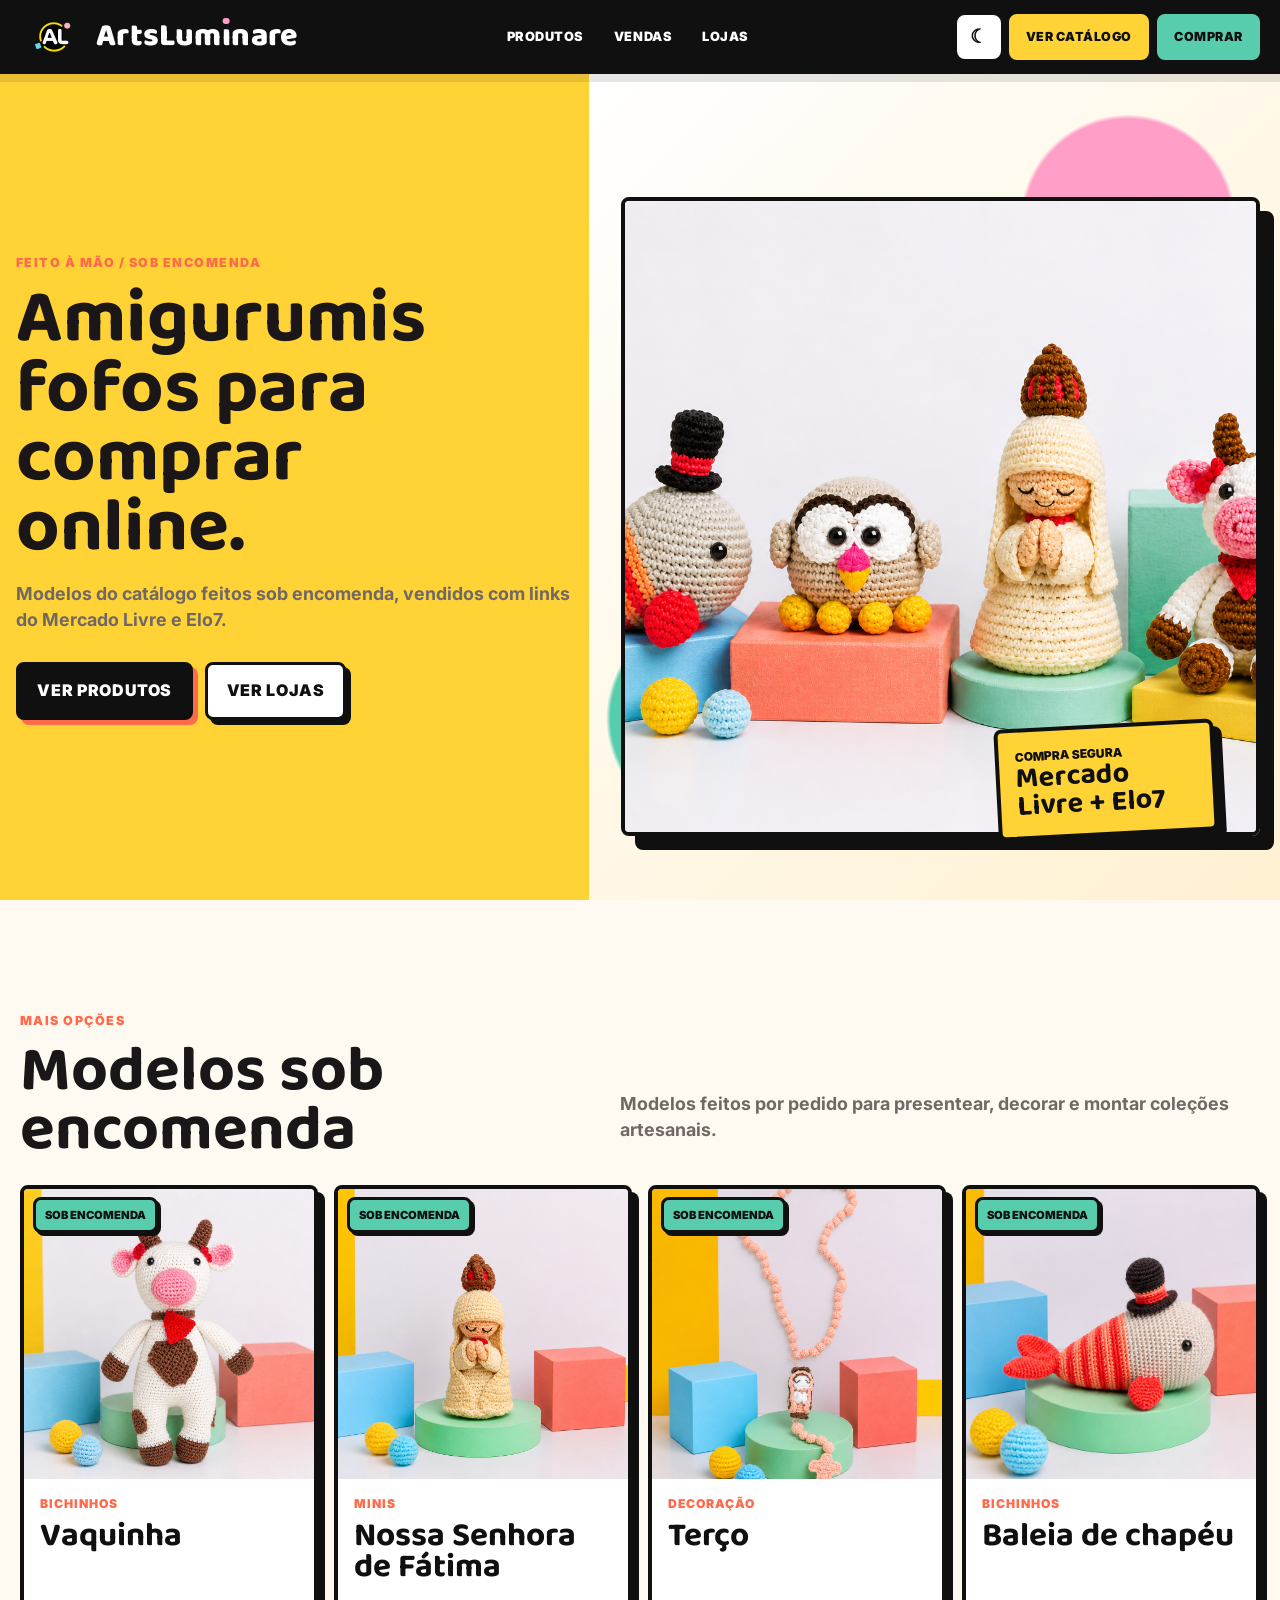
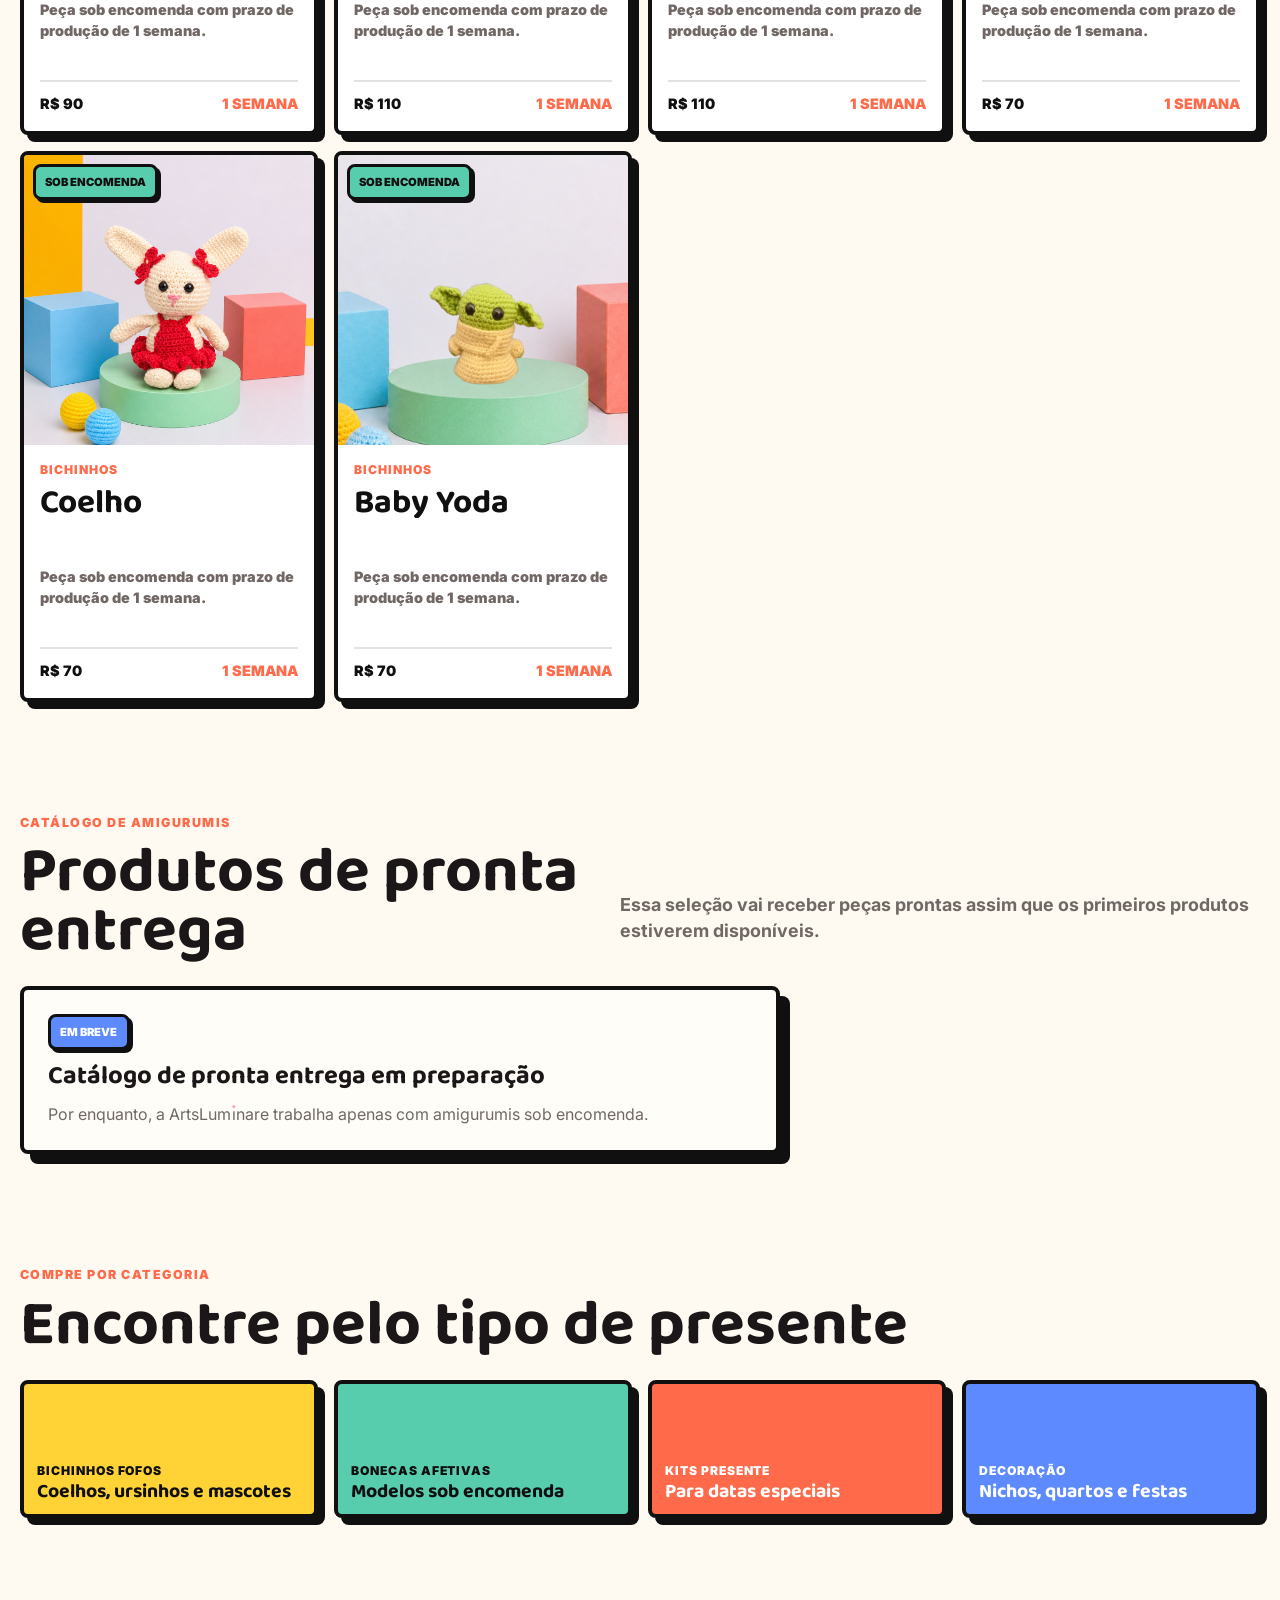
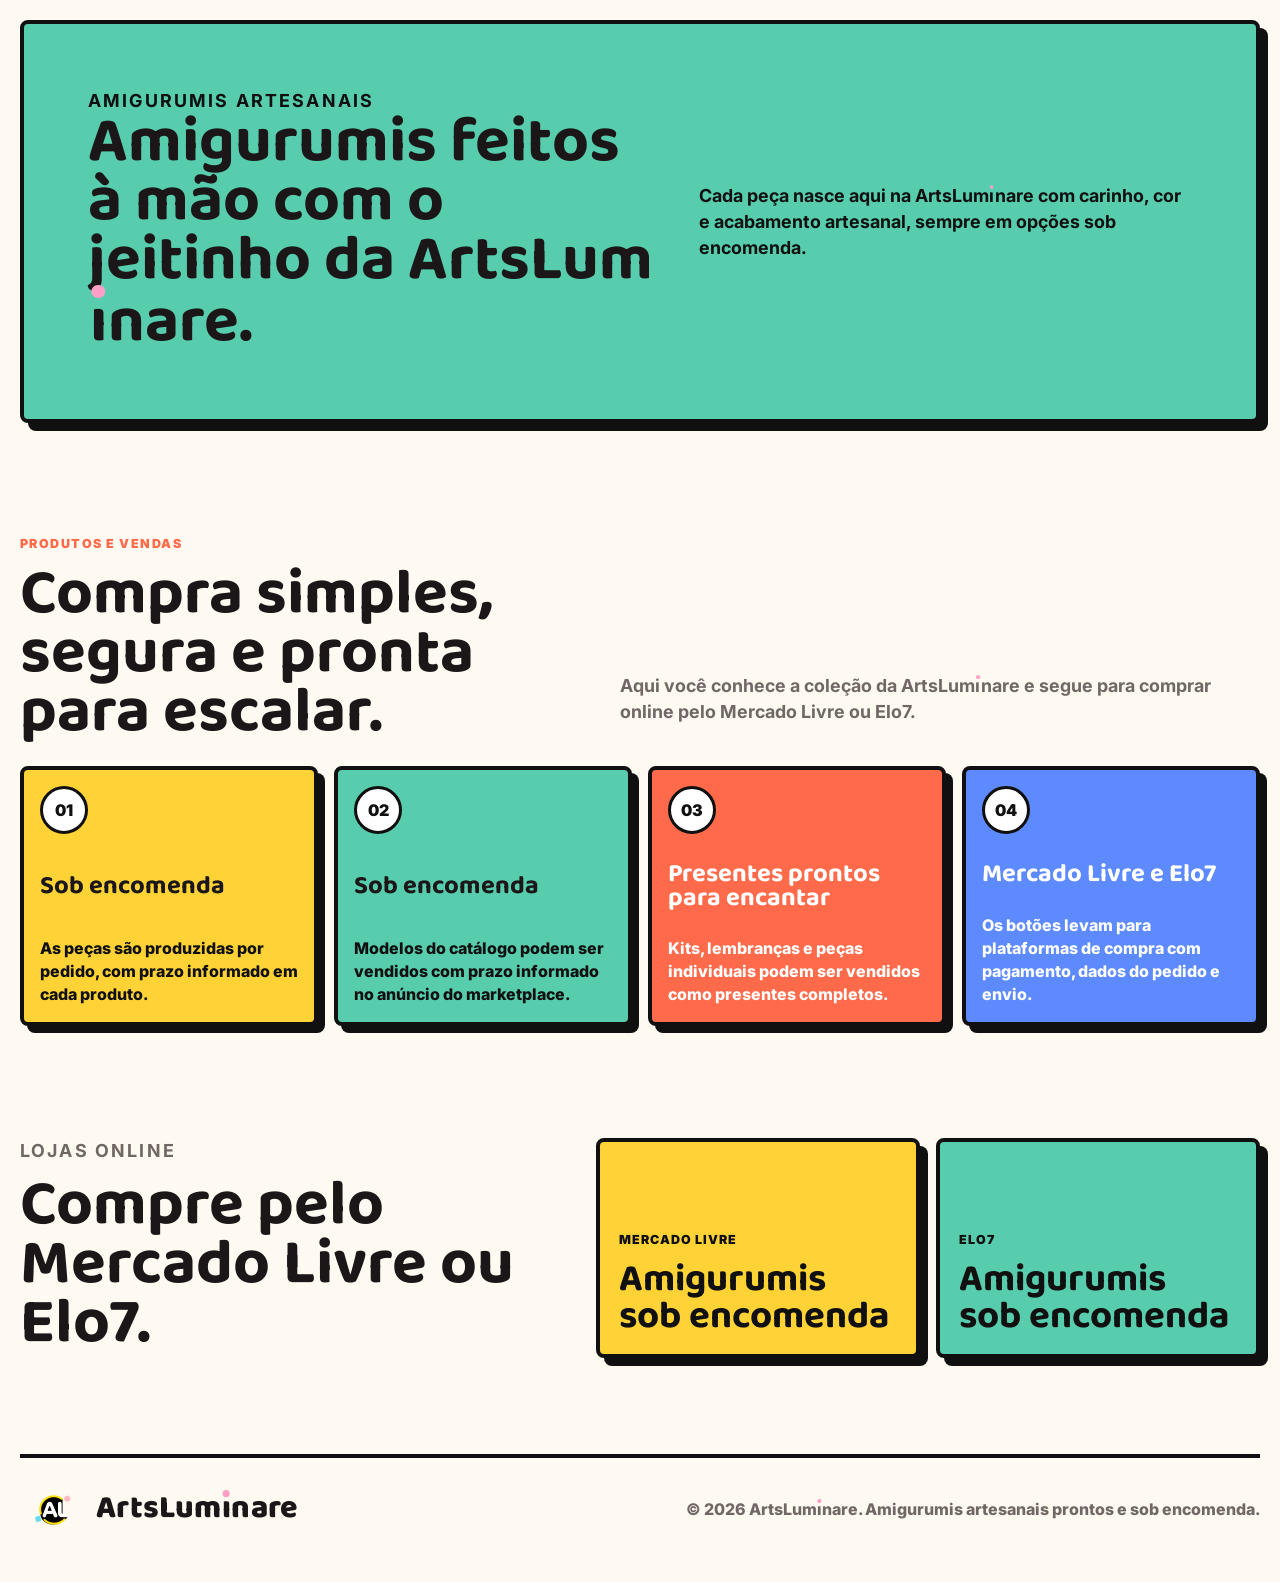
<file: index.html>
<!DOCTYPE html>
<html lang="pt-BR">
  <head>
    <meta charset="UTF-8" />
    <meta name="viewport" content="width=device-width, initial-scale=1.0" />
    <!-- Google Tag Manager -->
    <script>
      (function(w, d, s, l, i) {
        w[l] = w[l] || [];
        w[l].push({ 'gtm.start': new Date().getTime(), event: 'gtm.js' });
        var f = d.getElementsByTagName(s)[0],
          j = d.createElement(s),
          dl = l != 'dataLayer' ? '&l=' + l : '';
        j.async = true;
        j.src = 'https://www.googletagmanager.com/gtm.js?id=' + i + dl;
        f.parentNode.insertBefore(j, f);
      })(window, document, 'script', 'dataLayer', 'GTM-P53SN25S');
    </script>
    <!-- End Google Tag Manager -->
    <title>ArtsLuminare</title>
    <meta
      name="description"
      content="ArtsLuminare vende amigurumis sob encomenda pelo Mercado Livre e Elo7."
    />
    <meta name="theme-color" content="#101010" />
    <meta property="og:locale" content="pt_BR" />
    <meta property="og:type" content="website" />
    <meta property="og:site_name" content="ArtsLuminare" />
    <meta property="og:title" content="ArtsLuminare" />
    <meta
      property="og:description"
      content="Amigurumis sob encomenda pelo Mercado Livre e Elo7."
    />
    <meta property="og:url" content="https://artsluminare.com/" />
    <meta
      property="og:image"
      content="https://artsluminare.com/assets/artsluminare-social-preview.png?v=3"
    />
    <meta property="og:image:alt" content="Amigurumis da ArtsLuminare em destaque" />
    <meta property="og:image:width" content="1200" />
    <meta property="og:image:height" content="630" />
    <meta name="twitter:card" content="summary_large_image" />
    <meta name="twitter:title" content="ArtsLuminare" />
    <meta
      name="twitter:description"
      content="Amigurumis sob encomenda pelo Mercado Livre e Elo7."
    />
    <meta
      name="twitter:image"
      content="https://artsluminare.com/assets/artsluminare-social-preview.png?v=3"
    />
    <link rel="canonical" href="https://artsluminare.com/" />
    <link rel="icon" type="image/png" href="./assets/favicon-al-transparent.png?v=2" />
    <link rel="apple-touch-icon" href="./assets/favicon-al-transparent.png?v=2" />
    <script>
      (() => {
        try {
          if (localStorage.getItem("artsluminare-theme") === "dark") {
            document.documentElement.dataset.theme = "dark";
          }
        } catch {}
      })();
    </script>
    <link rel="preconnect" href="https://fonts.googleapis.com" />
    <link rel="preconnect" href="https://fonts.gstatic.com" crossorigin />
    <link
      href="https://fonts.googleapis.com/css2?family=Baloo+2:wght@600;700;800&family=Inter:wght@500;600;700;800;900&display=swap"
      rel="stylesheet"
    />
    <link rel="stylesheet" href="./styles.css?v=3" />
  </head>
  <body>
    <!-- Google Tag Manager (noscript) -->
    <noscript
      ><iframe
        src="https://www.googletagmanager.com/ns.html?id=GTM-P53SN25S"
        height="0"
        width="0"
        style="display: none; visibility: hidden"
      ></iframe
    ></noscript>
    <!-- End Google Tag Manager (noscript) -->
    <a class="skip-link" href="#conteudo">Pular para o conte&uacute;do</a>

    <header class="site-header" id="topo">
      <div class="topbar">
        <a class="brand" href="./index.html#inicio" aria-label="ArtsLuminare, voltar ao topo">
          <img class="brand-face" src="./assets/artsluminare-logo.png?v=2" alt="" aria-hidden="true" />
          <span class="brand-name">ArtsLum<span class="pink-i">&#305;</span>nare</span>
        </a>

        <button class="nav-toggle" type="button" aria-label="Abrir menu" aria-expanded="false">
          <span></span>
          <span></span>
          <span></span>
        </button>

        <nav class="main-nav" aria-label="Menu principal">
          <a href="./produtos.html">Produtos</a>
          <a href="#vendas">Vendas</a>
          <a href="#lojas">Lojas</a>
        </nav>

        <div class="header-actions" aria-label="Lojas online">
          <button class="theme-toggle" type="button" aria-label="Ativar modo escuro" aria-pressed="false">
            <span aria-hidden="true"></span>
          </button>
          <a class="market-link market-link-primary" href="./produtos.html">Ver cat&aacute;logo</a>
          <a class="market-link" href="#lojas">Comprar</a>
        </div>
      </div>
    </header>

    <main id="conteudo">
      <section class="hero" id="inicio">
        <div class="hero-copy">
          <p class="eyebrow">feito &agrave; m&atilde;o / sob encomenda</p>
          <h1>Amigurumis fofos para comprar online.</h1>
          <p>
            Modelos do cat&aacute;logo feitos sob encomenda,
            vendidos com links do Mercado Livre e Elo7.
          </p>
          <div class="hero-actions">
            <a class="button button-dark" href="./produtos.html">Ver produtos</a>
            <a class="button button-light" href="#lojas">Ver lojas</a>
          </div>
        </div>

        <div class="mobile-quick-actions" aria-label="A&ccedil;&otilde;es r&aacute;pidas no celular">
          <a class="button button-yellow" href="#lojas">Comprar</a>
          <a class="button button-mint" href="./produtos.html">Produtos</a>
        </div>

        <div class="hero-stage" aria-label="Vitrine principal de amigurumis">
          <img
            src="./assets/amigurumi-produtos-prontos-hero.png"
            alt="Cole&ccedil;&atilde;o de amigurumis em display colorido de loja"
          />
          <div class="order-badge">
            <span>Compra segura</span>
            <strong>Mercado Livre + Elo7</strong>
          </div>
        </div>
      </section>

      <section class="section shop-section" id="inspiracoes">
        <div class="section-head">
          <div>
            <p class="eyebrow">mais op&ccedil;&otilde;es</p>
            <h2>Modelos sob encomenda</h2>
          </div>
          <p class="section-copy">
            Modelos feitos por pedido para presentear, decorar e montar cole&ccedil;&otilde;es artesanais.
          </p>
        </div>

        <div class="product-grid ideas-grid">
          <article class="product-card" data-category="bichinhos">
            <a class="product-link" href="#lojas" data-ml-url="https://produto.mercadolivre.com.br/MLB-6714237302-vaquinha-amigurumi-_JM">
              <span class="status order">Sob encomenda</span>
              <img src="./assets/vaquinha.png" alt="Vaquinha amigurumi artesanal" />
              <div class="product-info">
                <p>Bichinhos</p>
                <h3>Vaquinha</h3>
                <span class="product-copy">Pe&ccedil;a sob encomenda com prazo de produ&ccedil;&atilde;o de 1 semana.</span>
                <div><strong>R$ 90</strong><span>1 semana</span></div>
              </div>
            </a>
          </article>

          <article class="product-card" data-category="minis">
            <a class="product-link" href="#lojas" data-ml-url="https://produto.mercadolivre.com.br/MLB-6714256380-nossa-senhora-de-fatima-amigurumi-_JM">
              <span class="status order">Sob encomenda</span>
              <img src="./assets/nossa-senhora-fatima.png" alt="Nossa Senhora de F&aacute;tima em amigurumi" />
              <div class="product-info">
                <p>Minis</p>
                <h3>Nossa Senhora de F&aacute;tima</h3>
                <span class="product-copy">Pe&ccedil;a sob encomenda com prazo de produ&ccedil;&atilde;o de 1 semana.</span>
                <div><strong>R$ 110</strong><span>1 semana</span></div>
              </div>
            </a>
          </article>

          <article class="product-card" data-category="decoracao">
            <a class="product-link" href="#lojas" data-ml-url="https://produto.mercadolivre.com.br/MLB-6717009014-terco-nossa-senhora-de-fatima-amigurumi-_JM">
              <span class="status order">Sob encomenda</span>
              <img src="./assets/terco.png" alt="Ter&ccedil;o em amigurumi artesanal" />
              <div class="product-info">
                <p>Decora&ccedil;&atilde;o</p>
                <h3>Ter&ccedil;o</h3>
                <span class="product-copy">Pe&ccedil;a sob encomenda com prazo de produ&ccedil;&atilde;o de 1 semana.</span>
                <div><strong>R$ 110</strong><span>1 semana</span></div>
              </div>
            </a>
          </article>

          <article class="product-card" id="favoritos" data-category="bichinhos">
            <a class="product-link" href="#lojas" data-ml-url="https://produto.mercadolivre.com.br/MLB-6714239014-baleia-de-chapeu-amigurumi-_JM">
              <span class="status order">Sob encomenda</span>
              <img src="./assets/baleia-chapeu.png" alt="Baleia de chap&eacute;u em amigurumi" />
              <div class="product-info">
                <p>Bichinhos</p>
                <h3>Baleia de chap&eacute;u</h3>
                <span class="product-copy">Pe&ccedil;a sob encomenda com prazo de produ&ccedil;&atilde;o de 1 semana.</span>
                <div><strong>R$ 70</strong><span>1 semana</span></div>
              </div>
            </a>
          </article>

          <article class="product-card" data-category="bichinhos">
            <a class="product-link" href="#lojas" data-ml-url="https://produto.mercadolivre.com.br/MLB-6714265666-coelho-amigurumi-_JM">
              <span class="status order">Sob encomenda</span>
              <img src="./assets/coelho.png" alt="Coelho em amigurumi artesanal" />
              <div class="product-info">
                <p>Bichinhos</p>
                <h3>Coelho</h3>
                <span class="product-copy">Pe&ccedil;a sob encomenda com prazo de produ&ccedil;&atilde;o de 1 semana.</span>
                <div><strong>R$ 70</strong><span>1 semana</span></div>
              </div>
            </a>
          </article>

          <article class="product-card" data-category="bichinhos">
            <a class="product-link" href="#lojas" data-ml-url="https://produto.mercadolivre.com.br/MLB-4653418199-baby-yoda-amigurumi-_JM">
              <span class="status order">Sob encomenda</span>
              <img src="./assets/baby-yoda.png" alt="Baby Yoda em amigurumi artesanal" />
              <div class="product-info">
                <p>Bichinhos</p>
                <h3>Baby Yoda</h3>
                <span class="product-copy">Pe&ccedil;a sob encomenda com prazo de produ&ccedil;&atilde;o de 1 semana.</span>
                <div><strong>R$ 70</strong><span>1 semana</span></div>
              </div>
            </a>
          </article>
        </div>
      </section>

      <section class="section shop-section" id="modelos">
        <div class="section-head">
          <div>
            <p class="eyebrow">cat&aacute;logo de amigurumis</p>
            <h2>Produtos de pronta entrega</h2>
          </div>
          <p class="section-copy">
            Essa sele&ccedil;&atilde;o vai receber pe&ccedil;as prontas assim que os primeiros produtos estiverem dispon&iacute;veis.
          </p>
        </div>

        <div class="empty-state-card" aria-label="Produtos de pronta entrega em breve">
          <span class="status quote">Em breve</span>
          <h3>Cat&aacute;logo de pronta entrega em prepara&ccedil;&atilde;o</h3>
          <p>
            Por enquanto, a ArtsLum<span class="pink-i">&#305;</span>nare trabalha apenas com amigurumis sob encomenda.
          </p>
        </div>
      </section>

      <section class="section category-section" id="busca">
        <div class="section-head compact">
          <div>
            <p class="eyebrow">compre por categoria</p>
            <h2>Encontre pelo tipo de presente</h2>
          </div>
        </div>

        <div class="category-grid">
          <a class="category-tile yellow" href="./produtos.html?categoria=bichinhos" data-filter-link="bichinhos">
            <span>Bichinhos fofos</span>
            <strong>Coelhos, ursinhos e mascotes</strong>
          </a>
          <a class="category-tile mint" href="./produtos.html?categoria=bonecas" data-filter-link="bonecas">
            <span>Bonecas afetivas</span>
            <strong>Modelos sob encomenda</strong>
          </a>
          <a class="category-tile coral" href="./produtos.html?categoria=kits" data-filter-link="kits">
            <span>Kits presente</span>
            <strong>Para datas especiais</strong>
          </a>
          <a class="category-tile blue" href="./produtos.html?categoria=decoracao" data-filter-link="decoracao">
            <span>Decora&ccedil;&atilde;o</span>
            <strong>Nichos, quartos e festas</strong>
          </a>
        </div>
      </section>

      <section class="story-band">
        <div>
          <p class="eyebrow">amigurumis artesanais</p>
          <h2>Amigurumis feitos &agrave; m&atilde;o com o jeitinho da ArtsLum<span class="pink-i">&#305;</span>nare.</h2>
        </div>
        <p>
          Cada pe&ccedil;a nasce aqui na ArtsLum<span class="pink-i">&#305;</span>nare com carinho, cor e acabamento artesanal,
          sempre em op&ccedil;&otilde;es sob encomenda.
        </p>
      </section>

      <section class="section sales-section" id="vendas">
        <div class="section-head">
          <div>
            <p class="eyebrow">produtos e vendas</p>
            <h2>Compra simples, segura e pronta para escalar.</h2>
          </div>
          <p class="section-copy">
            Aqui voc&ecirc; conhece a cole&ccedil;&atilde;o da ArtsLum<span class="pink-i">&#305;</span>nare e segue para comprar online pelo Mercado Livre ou Elo7.
          </p>
        </div>

        <div class="sales-grid">
          <article class="sales-card yellow">
            <span>01</span>
            <h3>Sob encomenda</h3>
            <p>As pe&ccedil;as s&atilde;o produzidas por pedido, com prazo informado em cada produto.</p>
          </article>
          <article class="sales-card mint">
            <span>02</span>
            <h3>Sob encomenda</h3>
            <p>Modelos do cat&aacute;logo podem ser vendidos com prazo informado no an&uacute;ncio do marketplace.</p>
          </article>
          <article class="sales-card coral">
            <span>03</span>
            <h3>Presentes prontos para encantar</h3>
            <p>Kits, lembran&ccedil;as e pe&ccedil;as individuais podem ser vendidos como presentes completos.</p>
          </article>
          <article class="sales-card blue">
            <span>04</span>
            <h3>Mercado Livre e Elo7</h3>
            <p>Os bot&otilde;es levam para plataformas de compra com pagamento, dados do pedido e envio.</p>
          </article>
        </div>
      </section>

      <section class="section store-section" id="lojas">
        <div class="contact-copy">
          <p class="eyebrow">lojas online</p>
          <h2>Compre pelo Mercado Livre ou Elo7.</h2>
        </div>

        <div class="store-grid">
          <a class="store-card yellow" href="https://www.mercadolivre.com.br/" target="_blank" rel="noreferrer" aria-label="Mercado Livre">
            <span>Mercado Livre</span>
            <strong>Amigurumis sob encomenda</strong>
          </a>
          <a class="store-card mint" href="https://www.elo7.com.br/" target="_blank" rel="noreferrer" aria-label="Elo7">
            <span>Elo7</span>
            <strong>Amigurumis sob encomenda</strong>
          </a>
        </div>
      </section>
      <div class="shop-modal-overlay" id="shop-modal" role="dialog" aria-modal="true" aria-labelledby="shop-modal-heading" hidden>
        <div class="shop-modal">
          <div class="shop-modal-head">
            <div>
              <p class="eyebrow" id="shop-modal-product-name">Produto</p>
              <h2 id="shop-modal-heading">Escolha a loja!</h2>
            </div>
            <button class="shop-modal-close" type="button" aria-label="Fechar">&#x00D7;</button>
          </div>
          <div class="shop-modal-grid">
            <a id="shop-modal-ml-link" class="store-card yellow" href="https://www.mercadolivre.com.br/" target="_blank" rel="noreferrer noopener" aria-label="Comprar no Mercado Livre">
              <span>Mercado Livre</span>
              <strong>Ir para a loja</strong>
            </a>
            <a class="store-card mint" href="https://www.elo7.com.br/" target="_blank" rel="noreferrer noopener" aria-label="Comprar no Elo7">
              <span>Elo7</span>
              <strong>Ir para a loja</strong>
            </a>
            <a class="store-card coral" href="https://shopee.com.br/" target="_blank" rel="noreferrer noopener" aria-label="Comprar na Shopee">
              <span>Shopee</span>
              <strong>Ir para a loja</strong>
            </a>
          </div>
        </div>
      </div>
    </main>

    <footer class="site-footer">
      <a class="brand" href="#topo" aria-label="ArtsLuminare, voltar ao topo">
        <img class="brand-face" src="./assets/artsluminare-logo.png?v=2" alt="" aria-hidden="true" />
        <span class="brand-name">ArtsLum<span class="pink-i">&#305;</span>nare</span>
      </a>
      <p>&copy; <span id="year"></span> ArtsLum<span class="pink-i">&#305;</span>nare. Amigurumis artesanais prontos e sob encomenda.</p>
    </footer>

    <script src="./script.js?v=3"></script>
  </body>
</html>
</file>
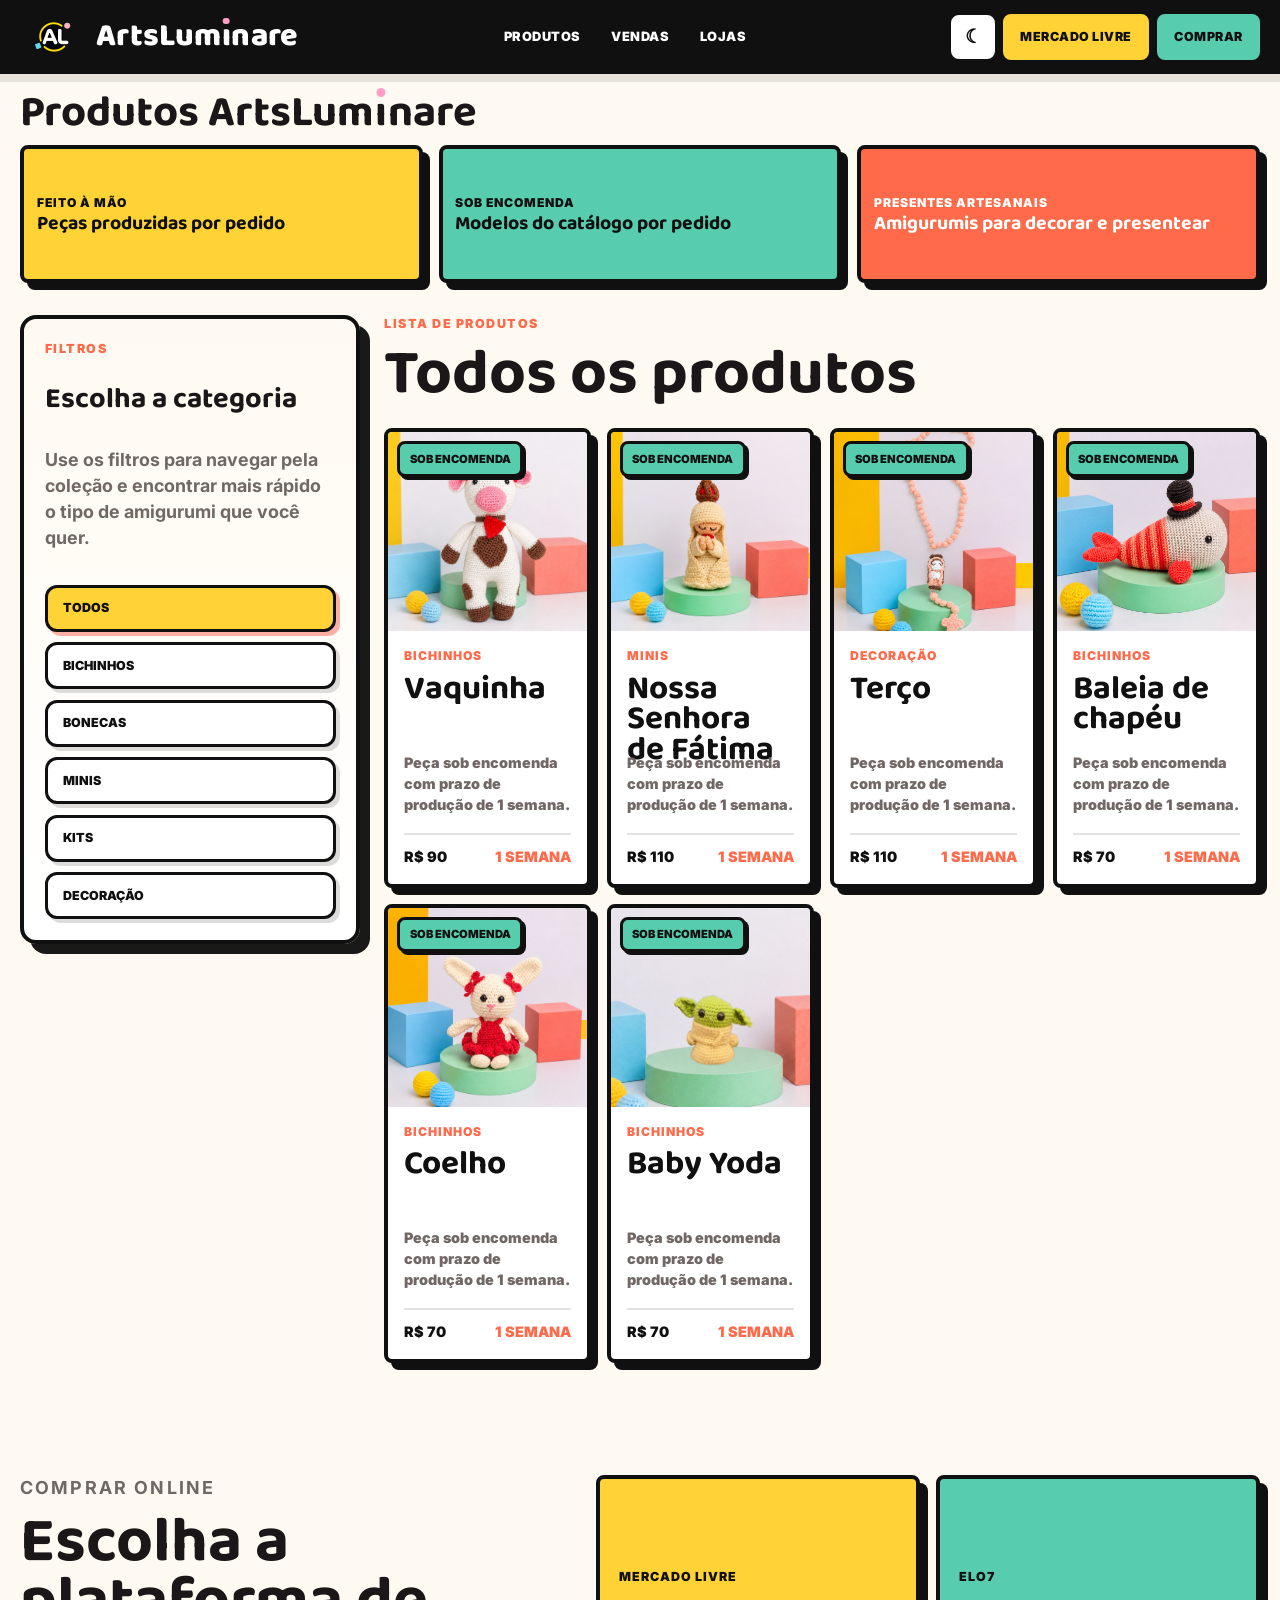
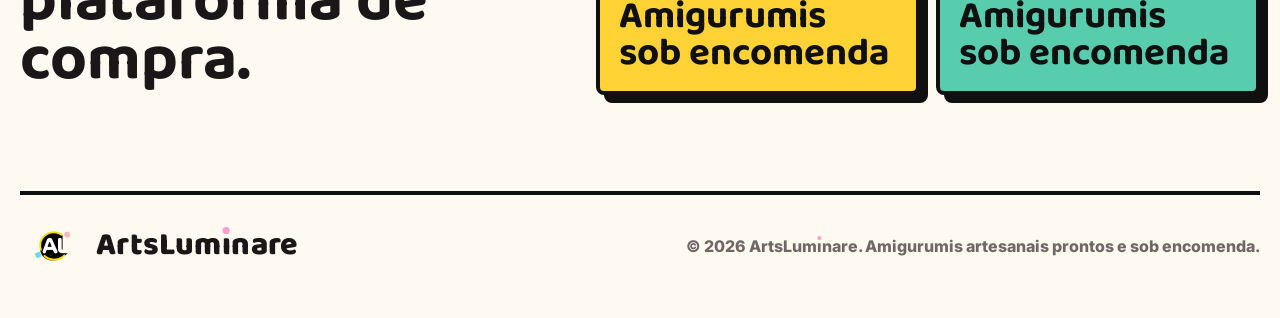
<file: produtos.html>
<!DOCTYPE html>
<html lang="pt-BR">
  <head>
    <meta charset="UTF-8" />
    <meta name="viewport" content="width=device-width, initial-scale=1.0" />
    <!-- Google Tag Manager -->
    <script>
      (function(w, d, s, l, i) {
        w[l] = w[l] || [];
        w[l].push({ 'gtm.start': new Date().getTime(), event: 'gtm.js' });
        var f = d.getElementsByTagName(s)[0],
          j = d.createElement(s),
          dl = l != 'dataLayer' ? '&l=' + l : '';
        j.async = true;
        j.src = 'https://www.googletagmanager.com/gtm.js?id=' + i + dl;
        f.parentNode.insertBefore(j, f);
      })(window, document, 'script', 'dataLayer', 'GTM-P53SN25S');
    </script>
    <!-- End Google Tag Manager -->
    <title>Produtos | ArtsLuminare</title>
    <meta
      name="description"
      content="Lista de produtos da ArtsLuminare com filtros por categoria para amigurumis prontos e sob encomenda."
    />
    <meta name="theme-color" content="#101010" />
    <meta property="og:locale" content="pt_BR" />
    <meta property="og:type" content="website" />
    <meta property="og:site_name" content="ArtsLuminare" />
    <meta property="og:title" content="Produtos | ArtsLuminare" />
    <meta
      property="og:description"
      content="Veja os amigurumis sob encomenda da ArtsLuminare."
    />
    <meta property="og:url" content="https://artsluminare.com/produtos.html" />
    <meta
      property="og:image"
      content="https://artsluminare.com/assets/artsluminare-social-preview.png?v=3"
    />
    <meta property="og:image:alt" content="Cat&aacute;logo de amigurumis da ArtsLuminare" />
    <meta property="og:image:width" content="1200" />
    <meta property="og:image:height" content="630" />
    <meta name="twitter:card" content="summary_large_image" />
    <meta name="twitter:title" content="Produtos | ArtsLuminare" />
    <meta
      name="twitter:description"
      content="Veja os amigurumis sob encomenda da ArtsLuminare."
    />
    <meta
      name="twitter:image"
      content="https://artsluminare.com/assets/artsluminare-social-preview.png?v=3"
    />
    <link rel="canonical" href="https://artsluminare.com/produtos.html" />
    <link rel="icon" type="image/png" href="./assets/favicon-al-transparent.png?v=2" />
    <link rel="apple-touch-icon" href="./assets/favicon-al-transparent.png?v=2" />
    <script>
      (() => {
        try {
          if (localStorage.getItem("artsluminare-theme") === "dark") {
            document.documentElement.dataset.theme = "dark";
          }
        } catch {}
      })();
    </script>
    <link rel="preconnect" href="https://fonts.googleapis.com" />
    <link rel="preconnect" href="https://fonts.gstatic.com" crossorigin />
    <link
      href="https://fonts.googleapis.com/css2?family=Baloo+2:wght@600;700;800&family=Inter:wght@500;600;700;800;900&display=swap"
      rel="stylesheet"
    />
    <link rel="stylesheet" href="./styles.css?v=3" />
  </head>
  <body>
    <!-- Google Tag Manager (noscript) -->
    <noscript
      ><iframe
        src="https://www.googletagmanager.com/ns.html?id=GTM-P53SN25S"
        height="0"
        width="0"
        style="display: none; visibility: hidden"
      ></iframe
    ></noscript>
    <!-- End Google Tag Manager (noscript) -->
    <a class="skip-link" href="#conteudo">Pular para o conte&uacute;do</a>

    <header class="site-header" id="topo">
      <div class="topbar">
        <a class="brand" href="./index.html#inicio" aria-label="ArtsLuminare, voltar ao in&iacute;cio">
          <img class="brand-face" src="./assets/artsluminare-logo.png?v=2" alt="" aria-hidden="true" />
          <span class="brand-name">ArtsLum<span class="pink-i">&#305;</span>nare</span>
        </a>

        <button class="nav-toggle" type="button" aria-label="Abrir menu" aria-expanded="false">
          <span></span>
          <span></span>
          <span></span>
        </button>

        <nav class="main-nav" aria-label="Menu principal">
          <a href="./produtos.html">Produtos</a>
          <a href="./index.html#vendas">Vendas</a>
          <a href="./index.html#lojas">Lojas</a>
        </nav>

        <div class="header-actions" aria-label="Lojas online">
          <button class="theme-toggle" type="button" aria-label="Ativar modo escuro" aria-pressed="false">
            <span aria-hidden="true"></span>
          </button>
          <a class="market-link market-link-primary" href="./index.html#lojas">Mercado Livre</a>
          <a class="market-link" href="./index.html#lojas">Comprar</a>
        </div>
      </div>
    </header>

    <main id="conteudo">
      <section class="section page-intro">
        <div class="section-head">
          <div>
            <h1>Produtos ArtsLum<span class="pink-i">&#305;</span>nare</h1>
          </div>
        </div>

        <div class="products-hero-cards">
          <article class="category-tile yellow">
            <span>Feito &agrave; m&atilde;o</span>
            <strong>Pe&ccedil;as produzidas por pedido</strong>
          </article>
          <article class="category-tile mint">
            <span>Sob encomenda</span>
            <strong>Modelos do cat&aacute;logo por pedido</strong>
          </article>
          <article class="category-tile coral">
            <span>Presentes artesanais</span>
            <strong>Amigurumis para decorar e presentear</strong>
          </article>
        </div>
      </section>

      <section class="section shop-section products-page-section">
        <div class="products-layout">
          <aside class="products-sidebar">
            <div class="products-sidebar-card">
              <p class="eyebrow">filtros</p>
              <h2>Escolha a categoria</h2>
              <p class="section-copy">
                Use os filtros para navegar pela cole&ccedil;&atilde;o e encontrar mais r&aacute;pido o tipo de amigurumi que voc&ecirc; quer.
              </p>
              <button
                class="products-filter-toggle"
                type="button"
                aria-expanded="false"
                aria-controls="products-filters"
              >
                Filtros
              </button>
              <div class="products-sidebar-filters" id="products-filters" role="toolbar" aria-label="Filtros de produtos">
                <button class="filter-chip is-active" type="button" data-filter="todos" aria-pressed="true">
                  Todos
                </button>
                <button class="filter-chip" type="button" data-filter="bichinhos" aria-pressed="false">
                  Bichinhos
                </button>
                <button class="filter-chip" type="button" data-filter="bonecas" aria-pressed="false">
                  Bonecas
                </button>
                <button class="filter-chip" type="button" data-filter="mini" aria-pressed="false">
                  Minis
                </button>
                <button class="filter-chip" type="button" data-filter="kits" aria-pressed="false">
                  Kits
                </button>
                <button class="filter-chip" type="button" data-filter="decoracao" aria-pressed="false">
                  Decora&ccedil;&atilde;o
                </button>
              </div>
            </div>
          </aside>

          <div class="products-content">
            <div class="section-head products-content-head">
              <div>
                <p class="eyebrow">lista de produtos</p>
                <h2>Todos os produtos</h2>
              </div>
            </div>

            <div class="product-grid products-page-grid">
              <article class="product-card" data-category="bichinhos">
                <a class="product-link" href="./index.html#lojas" data-ml-url="https://produto.mercadolivre.com.br/MLB-6714237302-vaquinha-amigurumi-_JM">
                  <span class="status order">Sob encomenda</span>
                  <img src="./assets/vaquinha.png" alt="Vaquinha amigurumi artesanal" />
                  <div class="product-info">
                    <p>Bichinhos</p>
                    <h3>Vaquinha</h3>
                    <span class="product-copy">Pe&ccedil;a sob encomenda com prazo de produ&ccedil;&atilde;o de 1 semana.</span>
                    <div><strong>R$ 90</strong><span>1 semana</span></div>
                  </div>
                </a>
              </article>

              <article class="product-card" data-category="minis">
                <a class="product-link" href="./index.html#lojas" data-ml-url="https://produto.mercadolivre.com.br/MLB-6714256380-nossa-senhora-de-fatima-amigurumi-_JM">
                  <span class="status order">Sob encomenda</span>
                  <img src="./assets/nossa-senhora-fatima.png" alt="Nossa Senhora de F&aacute;tima em amigurumi" />
                  <div class="product-info">
                    <p>Minis</p>
                    <h3>Nossa Senhora de F&aacute;tima</h3>
                    <span class="product-copy">Pe&ccedil;a sob encomenda com prazo de produ&ccedil;&atilde;o de 1 semana.</span>
                    <div><strong>R$ 110</strong><span>1 semana</span></div>
                  </div>
                </a>
              </article>

              <article class="product-card" data-category="decoracao">
                <a class="product-link" href="./index.html#lojas" data-ml-url="https://produto.mercadolivre.com.br/MLB-6717009014-terco-nossa-senhora-de-fatima-amigurumi-_JM">
                  <span class="status order">Sob encomenda</span>
                  <img src="./assets/terco.png" alt="Ter&ccedil;o em amigurumi artesanal" />
                  <div class="product-info">
                    <p>Decora&ccedil;&atilde;o</p>
                    <h3>Ter&ccedil;o</h3>
                    <span class="product-copy">Pe&ccedil;a sob encomenda com prazo de produ&ccedil;&atilde;o de 1 semana.</span>
                    <div><strong>R$ 110</strong><span>1 semana</span></div>
                  </div>
                </a>
              </article>

              <article class="product-card" data-category="bichinhos">
                <a class="product-link" href="./index.html#lojas" data-ml-url="https://produto.mercadolivre.com.br/MLB-6714239014-baleia-de-chapeu-amigurumi-_JM">
                  <span class="status order">Sob encomenda</span>
                  <img src="./assets/baleia-chapeu.png" alt="Baleia de chap&eacute;u em amigurumi" />
                  <div class="product-info">
                    <p>Bichinhos</p>
                    <h3>Baleia de chap&eacute;u</h3>
                    <span class="product-copy">Pe&ccedil;a sob encomenda com prazo de produ&ccedil;&atilde;o de 1 semana.</span>
                    <div><strong>R$ 70</strong><span>1 semana</span></div>
                  </div>
                </a>
              </article>

              <article class="product-card" data-category="bichinhos">
                <a class="product-link" href="./index.html#lojas" data-ml-url="https://produto.mercadolivre.com.br/MLB-6714265666-coelho-amigurumi-_JM">
                  <span class="status order">Sob encomenda</span>
                  <img src="./assets/coelho.png" alt="Coelho em amigurumi artesanal" />
                  <div class="product-info">
                    <p>Bichinhos</p>
                    <h3>Coelho</h3>
                    <span class="product-copy">Pe&ccedil;a sob encomenda com prazo de produ&ccedil;&atilde;o de 1 semana.</span>
                    <div><strong>R$ 70</strong><span>1 semana</span></div>
                  </div>
                </a>
              </article>

              <article class="product-card" data-category="bichinhos">
                <a class="product-link" href="./index.html#lojas" data-ml-url="https://produto.mercadolivre.com.br/MLB-4653418199-baby-yoda-amigurumi-_JM">
                  <span class="status order">Sob encomenda</span>
                  <img src="./assets/baby-yoda.png" alt="Baby Yoda em amigurumi artesanal" />
                  <div class="product-info">
                    <p>Bichinhos</p>
                    <h3>Baby Yoda</h3>
                    <span class="product-copy">Pe&ccedil;a sob encomenda com prazo de produ&ccedil;&atilde;o de 1 semana.</span>
                    <div><strong>R$ 70</strong><span>1 semana</span></div>
                  </div>
                </a>
              </article>
            </div>
          </div>
        </div>
      </section>

      <section class="section store-section" id="lojas">
        <div class="contact-copy">
          <p class="eyebrow">comprar online</p>
          <h2>Escolha a plataforma de compra.</h2>
        </div>

        <div class="store-grid">
          <a class="store-card yellow" href="https://www.mercadolivre.com.br/" target="_blank" rel="noreferrer" aria-label="Mercado Livre">
            <span>Mercado Livre</span>
            <strong>Amigurumis sob encomenda</strong>
          </a>
          <a class="store-card mint" href="https://www.elo7.com.br/" target="_blank" rel="noreferrer" aria-label="Elo7">
            <span>Elo7</span>
            <strong>Amigurumis sob encomenda</strong>
          </a>
        </div>
      </section>
      <div class="shop-modal-overlay" id="shop-modal" role="dialog" aria-modal="true" aria-labelledby="shop-modal-heading" hidden>
        <div class="shop-modal">
          <div class="shop-modal-head">
            <div>
              <p class="eyebrow" id="shop-modal-product-name">Produto</p>
              <h2 id="shop-modal-heading">Escolha a loja!</h2>
            </div>
            <button class="shop-modal-close" type="button" aria-label="Fechar">&#x00D7;</button>
          </div>
          <div class="shop-modal-grid">
            <a id="shop-modal-ml-link" class="store-card yellow" href="https://www.mercadolivre.com.br/" target="_blank" rel="noreferrer noopener" aria-label="Comprar no Mercado Livre">
              <span>Mercado Livre</span>
              <strong>Ir para a loja</strong>
            </a>
            <a class="store-card mint" href="https://www.elo7.com.br/" target="_blank" rel="noreferrer noopener" aria-label="Comprar no Elo7">
              <span>Elo7</span>
              <strong>Ir para a loja</strong>
            </a>
            <a class="store-card coral" href="https://shopee.com.br/" target="_blank" rel="noreferrer noopener" aria-label="Comprar na Shopee">
              <span>Shopee</span>
              <strong>Ir para a loja</strong>
            </a>
          </div>
        </div>
      </div>
    </main>

    <footer class="site-footer">
      <a class="brand" href="#topo" aria-label="ArtsLuminare, voltar ao topo">
        <img class="brand-face" src="./assets/artsluminare-logo.png?v=2" alt="" aria-hidden="true" />
        <span class="brand-name">ArtsLum<span class="pink-i">&#305;</span>nare</span>
      </a>
      <p>&copy; <span id="year"></span> ArtsLum<span class="pink-i">&#305;</span>nare. Amigurumis artesanais prontos e sob encomenda.</p>
    </footer>

    <script src="./script.js?v=3"></script>
  </body>
</html>
</file>
<file: styles.css>
:root {
  --black: #101010;
  --ink: #1b1718;
  --paper: #fffaf1;
  --white: #ffffff;
  --yellow: #ffd336;
  --yellow-deep: #f7b900;
  --coral: #ff6a4a;
  --mint: #57cdae;
  --blue: #5d8bff;
  --pink: #ff9fc7;
  --muted: #716866;
  --line: rgba(16, 16, 16, 0.12);
  --shadow: 0 20px 48px rgba(16, 16, 16, 0.16);
  --radius: 8px;
  --max: 1240px;
  color-scheme: light;
}

html[data-theme="dark"] {
  --ink: #fff6ea;
  --paper: #171314;
  --white: #282123;
  --yellow: #ffd84d;
  --coral: #ff8066;
  --mint: #67dfbf;
  --blue: #7aa0ff;
  --pink: #ff9fc7;
  --muted: #d8c9c1;
  --line: rgba(255, 246, 234, 0.16);
  --shadow: 0 20px 48px rgba(0, 0, 0, 0.38);
  color-scheme: dark;
}

* {
  box-sizing: border-box;
}

html {
  scroll-behavior: smooth;
  scroll-padding-top: 90px;
  overflow-x: hidden;
}

body {
  margin: 0;
  padding-top: 74px;
  font-family: "Inter", sans-serif;
  color: var(--ink);
  background: var(--paper);
  line-height: 1.45;
  overflow-x: hidden;
  transition: background 180ms ease, color 180ms ease;
}

body.is-menu-open {
  overflow: hidden;
}

img {
  display: block;
  max-width: 100%;
}

a {
  color: inherit;
}

button,
input,
textarea,
select {
  font: inherit;
}

.skip-link {
  position: absolute;
  left: 1rem;
  top: -4rem;
  z-index: 1000;
  padding: 0.8rem 1rem;
  border-radius: var(--radius);
  background: var(--yellow);
  color: var(--black);
  font-weight: 900;
}

.skip-link:focus {
  top: 1rem;
}

.site-header {
  position: fixed;
  top: 0;
  right: 0;
  left: 0;
  z-index: 50;
  background: var(--black);
  color: var(--white);
  box-shadow: 0 8px 0 rgba(16, 16, 16, 0.1);
}

.topbar,
.section,
.story-band,
.site-footer {
  width: min(calc(100% - 2rem), var(--max));
  margin: 0 auto;
}

.topbar {
  display: grid;
  grid-template-columns: auto 1fr auto;
  align-items: center;
  gap: 1.2rem;
  min-height: 74px;
}

.brand {
  display: inline-flex;
  align-items: center;
  gap: 0.75rem;
  min-width: 0;
  text-decoration: none;
}

.brand-face {
  width: 64px;
  height: 64px;
  display: block;
  object-fit: contain;
  flex: 0 0 auto;
}

.brand-name {
  font-family: "Baloo 2", sans-serif;
  font-size: clamp(1.45rem, 3vw, 2rem);
  font-weight: 800;
  letter-spacing: 0.01em;
  overflow: hidden;
  text-overflow: ellipsis;
  white-space: nowrap;
}

.pink-i {
  position: relative;
  display: inline-flex;
  justify-content: center;
  font-style: normal;
  line-height: 1;
  width: 0.32em;
}

.pink-i::after {
  content: "";
  position: absolute;
  left: 50%;
  top: -0.1em;
  width: 0.21em;
  height: 0.21em;
  border-radius: 50%;
  background: var(--pink);
  transform: translateX(-50%);
  pointer-events: none;
}

.main-nav {
  justify-self: center;
  display: flex;
  align-items: center;
  gap: 0.2rem;
}

.main-nav a {
  text-decoration: none;
  font-weight: 900;
  text-transform: uppercase;
}

.main-nav a {
  padding: 0.78rem 0.85rem;
  border-radius: var(--radius);
  font-size: 0.8rem;
  letter-spacing: 0.04em;
}

.main-nav a:hover,
.main-nav a:focus-visible {
  background: rgba(255, 255, 255, 0.12);
  outline: none;
}

.header-actions {
  display: flex;
  align-items: center;
  justify-content: flex-end;
  gap: 0.5rem;
}

.theme-toggle {
  min-width: 44px;
  height: 44px;
  display: inline-grid;
  place-items: center;
  border: 2px solid var(--white);
  border-radius: var(--radius);
  background: var(--white);
  color: var(--black);
  font-size: 1.2rem;
  font-weight: 1000;
  cursor: pointer;
  transition: transform 160ms ease, background 160ms ease, color 160ms ease;
}

.theme-toggle span::before {
  content: "☾";
  display: block;
  line-height: 1;
}

html[data-theme="dark"] .theme-toggle span::before {
  content: "☀";
}

.theme-toggle:hover,
.theme-toggle:focus-visible {
  transform: translateY(-2px);
  background: var(--yellow);
  color: var(--black);
  outline: none;
}

.market-link {
  min-height: 44px;
  display: inline-flex;
  align-items: center;
  justify-content: center;
  padding: 0.72rem 0.95rem;
  border: 2px solid var(--mint);
  border-radius: var(--radius);
  background: var(--mint);
  color: var(--black);
  text-decoration: none;
  font-size: 0.78rem;
  font-weight: 1000;
  letter-spacing: 0.04em;
  text-transform: uppercase;
  transition: transform 160ms ease, background 160ms ease, color 160ms ease;
}

.market-link:hover,
.market-link:focus-visible {
  transform: translateY(-2px);
  background: var(--white);
  color: var(--black);
  outline: none;
}

.market-link-primary {
  border-color: var(--yellow);
  background: var(--yellow);
  color: var(--black);
}

html[data-theme="dark"] .site-header,
html[data-theme="dark"] .main-nav {
  background: #080708;
  color: #fff6ea;
}

html[data-theme="dark"] .nav-toggle {
  border-color: rgba(255, 246, 234, 0.32);
  color: #fff6ea;
}

html[data-theme="dark"] .theme-toggle {
  border-color: var(--yellow);
  background: var(--yellow);
  color: var(--black);
}

html[data-theme="dark"] .hero {
  background:
    linear-gradient(90deg, #302716 0 47%, transparent 47%),
    repeating-linear-gradient(0deg, rgba(255, 246, 234, 0.04) 0 1px, transparent 1px 42px);
}

html[data-theme="dark"] .hero-stage {
  background:
    radial-gradient(circle at 78% 18%, rgba(255, 159, 199, 0.55) 0 12%, transparent 12.5%),
    radial-gradient(circle at 18% 78%, rgba(103, 223, 191, 0.5) 0 12%, transparent 12.5%),
    linear-gradient(135deg, #211b1d 0%, #342718 100%);
}

html[data-theme="dark"] .filter-chip,
html[data-theme="dark"] .product-link,
html[data-theme="dark"] .button-light {
  color: var(--ink);
}

html[data-theme="dark"] .button-dark {
  color: #fff6ea;
}

html[data-theme="dark"] .filter-chip.is-active {
  background: var(--yellow);
  color: var(--black);
}

html[data-theme="dark"] .products-sidebar-card {
  border-color: rgba(255, 246, 234, 0.26);
  box-shadow: 7px 7px 0 rgba(255, 246, 234, 0.1);
}

html[data-theme="dark"] .product-link,
html[data-theme="dark"] .filter-chip,
html[data-theme="dark"] .store-card {
  border-color: rgba(255, 246, 234, 0.26);
  box-shadow: 7px 7px 0 rgba(255, 246, 234, 0.1);
}

html[data-theme="dark"] .empty-state-card {
  background: linear-gradient(135deg, #2b211e 0%, #3a2b21 100%);
  border-color: rgba(255, 246, 234, 0.22);
  box-shadow: 10px 10px 0 rgba(255, 246, 234, 0.08);
}

html[data-theme="dark"] .empty-state-card h3 {
  color: #fff6ea;
}

html[data-theme="dark"] .empty-state-card p {
  color: rgba(255, 246, 234, 0.82);
}

html[data-theme="dark"] .empty-state-card .status.quote {
  background: var(--yellow);
  color: var(--black);
  border-color: var(--black);
  box-shadow: 3px 3px 0 var(--black);
}

.nav-toggle {
  display: none;
  width: 46px;
  height: 46px;
  padding: 0.65rem;
  border: 2px solid rgba(255, 255, 255, 0.24);
  border-radius: var(--radius);
  background: transparent;
  color: var(--white);
}

.nav-toggle span {
  display: block;
  height: 2px;
  margin: 5px 0;
  background: currentColor;
}

.hero {
  display: grid;
  grid-template-columns: minmax(420px, 0.92fr) minmax(460px, 1.08fr);
  min-height: calc(100vh - 74px);
  background:
    linear-gradient(90deg, var(--yellow) 0 47%, transparent 47%),
    repeating-linear-gradient(0deg, rgba(16, 16, 16, 0.045) 0 1px, transparent 1px 42px);
}

.hero-copy {
  align-self: center;
  width: min(100% - 2rem, 560px);
  margin-left: max(1rem, calc((100vw - var(--max)) / 2 - 9rem));
  padding: clamp(3rem, 7vw, 6rem) 0;
}

.eyebrow {
  margin: 0 0 0.8rem;
  color: var(--coral);
  font-size: 0.78rem;
  font-weight: 1000;
  letter-spacing: 0.12em;
  text-transform: uppercase;
}

h1,
h2,
h3 {
  margin: 0;
  font-family: "Baloo 2", sans-serif;
  line-height: 0.92;
  letter-spacing: 0;
}

h1 {
  max-width: 9ch;
  font-size: clamp(3.8rem, 5.9vw, 6.1rem);
}

h2 {
  font-size: clamp(2.5rem, 5vw, 5rem);
}

h3 {
  font-size: clamp(1.55rem, 2.6vw, 2.35rem);
}

.hero-copy p:not(.eyebrow),
.section-copy,
.story-band p,
.contact-copy p {
  max-width: 40rem;
  color: var(--muted);
  font-size: clamp(1rem, 1.4vw, 1.18rem);
  font-weight: 700;
}

.hero-actions {
  display: flex;
  flex-wrap: wrap;
  gap: 0.75rem;
  margin-top: 1.8rem;
}

.button {
  min-height: 50px;
  display: inline-flex;
  align-items: center;
  justify-content: center;
  padding: 0.9rem 1.15rem;
  border: 3px solid var(--black);
  border-radius: var(--radius);
  color: var(--black);
  font-weight: 1000;
  text-decoration: none;
  text-transform: uppercase;
  letter-spacing: 0.04em;
  box-shadow: 5px 5px 0 var(--black);
  cursor: pointer;
  transition: transform 160ms ease, box-shadow 160ms ease;
}

.button:hover,
.button:focus-visible {
  transform: translate(2px, 2px);
  box-shadow: 3px 3px 0 var(--black);
  outline: none;
}

.button-dark {
  background: var(--black);
  color: var(--white);
  box-shadow: 5px 5px 0 var(--coral);
}

.button-light {
  background: var(--white);
}

.button-yellow {
  background: var(--yellow);
}

.button-mint {
  background: var(--mint);
}

.hero-stage {
  position: relative;
  align-self: stretch;
  display: grid;
  place-items: end center;
  min-height: 560px;
  overflow: hidden;
  padding: clamp(2rem, 5vw, 4rem) max(1rem, calc((100vw - var(--max)) / 2)) clamp(2rem, 5vw, 4rem) 2rem;
  background:
    radial-gradient(circle at 78% 18%, var(--pink) 0 12%, transparent 12.5%),
    radial-gradient(circle at 18% 78%, var(--mint) 0 12%, transparent 12.5%),
    linear-gradient(135deg, #ffffff 0%, #fff1d1 100%);
}

.hero-stage img {
  width: min(100%, 780px);
  aspect-ratio: 1 / 1;
  object-fit: cover;
  border: 4px solid var(--black);
  border-radius: var(--radius);
  box-shadow: 14px 14px 0 var(--black);
}

.mobile-quick-actions {
  display: none;
}

.order-badge {
  position: absolute;
  right: clamp(1rem, 5vw, 5rem);
  bottom: clamp(1rem, 5vw, 4rem);
  width: min(42vw, 220px);
  padding: 1rem;
  border: 4px solid var(--black);
  border-radius: var(--radius);
  background: var(--yellow);
  color: var(--black);
  box-shadow: 8px 8px 0 var(--black);
  transform: rotate(-3deg);
}

.order-badge span {
  display: block;
  font-size: 0.75rem;
  font-weight: 1000;
  text-transform: uppercase;
}

.order-badge strong {
  display: block;
  font-family: "Baloo 2", sans-serif;
  font-size: 1.8rem;
  line-height: 0.95;
}

.product-info p,
.category-tile span {
  display: block;
  font-size: 0.76rem;
  font-weight: 1000;
  letter-spacing: 0.08em;
  text-transform: uppercase;
}

.section {
  padding: clamp(4rem, 9vw, 7rem) 0 0;
}

.section-head {
  display: grid;
  grid-template-columns: minmax(0, 1fr) auto;
  gap: 2rem;
  align-items: end;
  margin-bottom: 1.5rem;
}

.section-head.compact {
  grid-template-columns: 1fr;
}

.page-intro {
  padding-top: clamp(0.75rem, 1.8vw, 1.15rem);
  padding-bottom: 0;
}

.page-intro .section-head {
  grid-template-columns: minmax(0, 1.45fr) minmax(220px, 0.55fr);
  align-items: center;
  gap: 1.25rem;
  margin-bottom: 0.55rem;
}

.page-intro h1 {
  max-width: none;
  font-size: clamp(2.2rem, 3.4vw, 3.35rem);
  line-height: 1;
  white-space: nowrap;
}

.page-intro .section-copy {
  max-width: 28rem;
  font-size: clamp(0.96rem, 1.05vw, 1.05rem);
}

.products-hero-cards {
  display: grid;
  grid-template-columns: repeat(3, minmax(0, 1fr));
  gap: 1rem;
  margin-top: 0.1rem;
}

.products-hero-cards .category-tile {
  justify-content: center;
}

.products-page-section {
  padding-top: 2rem;
}

.products-layout {
  display: grid;
  grid-template-columns: minmax(230px, 0.28fr) minmax(0, 0.72fr);
  gap: 1.5rem;
  align-items: start;
}

.products-sidebar {
  position: sticky;
  top: 108px;
}

.products-sidebar-card {
  display: grid;
  gap: 1rem;
  padding: 1.3rem;
  border: 4px solid var(--black);
  border-radius: 16px;
  background: linear-gradient(180deg, #fffaf1 0%, #ffffff 100%);
  box-shadow: 10px 10px 0 rgba(16, 16, 16, 0.96);
}

.products-sidebar-card h2 {
  font-size: clamp(1.8rem, 2vw, 2.5rem);
}

.products-sidebar-filters {
  display: grid;
  gap: 0.65rem;
}

.products-filter-toggle {
  display: none;
}

.products-sidebar-filters .filter-chip {
  width: 100%;
  justify-content: flex-start;
  text-align: left;
  border-radius: 12px;
}

.products-content {
  min-width: 0;
}

.products-content-head {
  grid-template-columns: 1fr;
  align-items: end;
}

.products-page-grid {
  grid-template-columns: repeat(4, minmax(0, 1fr));
}

.filter-bar {
  display: flex;
  flex-wrap: wrap;
  justify-content: flex-end;
  gap: 0.45rem;
}

.filter-chip {
  min-height: 42px;
  padding: 0.72rem 0.95rem;
  border: 3px solid var(--black);
  border-radius: 12px;
  background: var(--white);
  color: var(--black);
  font-size: 0.78rem;
  font-weight: 1000;
  text-transform: uppercase;
  cursor: pointer;
  box-shadow: 4px 4px 0 rgba(16, 16, 16, 0.14);
  transition: transform 140ms ease, box-shadow 140ms ease, background 140ms ease, color 140ms ease;
}

.filter-chip.is-active {
  background: var(--yellow);
  color: var(--black);
  box-shadow: 4px 4px 0 rgba(255, 111, 97, 0.55);
}

.filter-chip:hover,
.filter-chip:focus-visible {
  transform: translateY(-1px);
  box-shadow: 5px 5px 0 rgba(16, 16, 16, 0.18);
  outline: none;
}

html[data-theme="dark"] .products-sidebar-card {
  background: linear-gradient(180deg, #1d1819 0%, #120f10 100%);
  border-color: rgba(255, 246, 234, 0.22);
  box-shadow: 10px 10px 0 rgba(255, 246, 234, 0.08);
}

html[data-theme="dark"] .products-sidebar-filters .filter-chip {
  background: #181314;
  color: #fff6ea;
  border-color: rgba(255, 246, 234, 0.22);
  box-shadow: none;
}

html[data-theme="dark"] .products-sidebar-filters .filter-chip.is-active {
  background: var(--yellow);
  color: var(--black);
  border-color: rgba(255, 246, 234, 0.2);
  box-shadow: 4px 4px 0 rgba(255, 159, 199, 0.24);
}

.product-grid {
  display: grid;
  grid-template-columns: repeat(4, minmax(0, 1fr));
  gap: 1rem;
  align-items: stretch;
}

.empty-state-card {
  position: relative;
  display: grid;
  gap: 0.9rem;
  max-width: 760px;
  padding: 1.5rem;
  border: 4px solid var(--black);
  border-radius: var(--radius);
  background: #fffdf8;
  box-shadow: 10px 10px 0 var(--black);
}

.empty-state-card .status {
  position: static;
  top: auto;
  left: auto;
  width: fit-content;
  margin: 0;
}

.empty-state-card h3 {
  margin: 0;
  font-size: clamp(1.4rem, 2vw, 2rem);
}

.empty-state-card p {
  margin: 0;
  color: var(--muted);
  font-size: 1rem;
  line-height: 1.5;
}

.product-card {
  position: relative;
  min-width: 0;
  height: 100%;
}

.product-card[hidden] {
  display: none;
}

.product-link {
  height: 100%;
  display: grid;
  grid-template-rows: auto 1fr;
  overflow: hidden;
  border: 4px solid var(--black);
  border-radius: var(--radius);
  background: var(--white);
  color: var(--black);
  text-decoration: none;
  box-shadow: 7px 7px 0 var(--black);
  transition: transform 160ms ease, box-shadow 160ms ease;
}

.product-link:hover,
.product-link:focus-visible {
  transform: translate(3px, 3px);
  box-shadow: 4px 4px 0 var(--black);
  outline: none;
}

.product-card img {
  width: 100%;
  aspect-ratio: 1 / 1;
  object-fit: cover;
  background: var(--yellow);
}

.status {
  position: absolute;
  top: 0.8rem;
  left: 0.8rem;
  z-index: 2;
  padding: 0.42rem 0.58rem;
  border: 3px solid var(--black);
  border-radius: var(--radius);
  color: var(--black);
  font-size: 0.7rem;
  font-weight: 1000;
  text-transform: uppercase;
  box-shadow: 3px 3px 0 var(--black);
}

.status.order {
  background: var(--mint);
}

.status.ready {
  background: var(--yellow);
}

.status.quote {
  background: var(--blue);
  color: var(--white);
}

.product-info {
  display: grid;
  grid-template-rows: auto 4.4rem minmax(4.25rem, 1fr) auto;
  gap: 0.55rem;
  padding: 1rem;
  min-height: 235px;
}

.product-info p {
  margin: 0;
  color: var(--coral);
}

.product-info h3 {
  align-self: start;
  overflow: hidden;
}

.product-copy {
  color: var(--muted);
  font-size: 0.92rem;
  font-weight: 800;
  align-self: start;
}

.product-info div {
  display: flex;
  justify-content: space-between;
  gap: 0.8rem;
  align-items: center;
  align-self: end;
  margin-top: 0.2rem;
  padding-top: 0.75rem;
  border-top: 2px solid var(--line);
}

.product-info strong,
.product-info span {
  font-size: 0.9rem;
  font-weight: 1000;
}

.product-info div span {
  color: var(--coral);
  text-transform: uppercase;
}

.category-grid {
  display: grid;
  grid-template-columns: repeat(4, minmax(0, 1fr));
  gap: 1rem;
}

.category-tile {
  min-height: 138px;
  display: flex;
  flex-direction: column;
  justify-content: flex-end;
  padding: 0.8rem;
  border: 4px solid var(--black);
  border-radius: var(--radius);
  color: var(--black);
  text-decoration: none;
  box-shadow: 7px 7px 0 var(--black);
}

.category-tile strong {
  display: block;
  margin-top: 0.22rem;
  font-family: "Baloo 2", sans-serif;
  font-size: clamp(1.22rem, 1.5vw, 1.75rem);
  line-height: 0.92;
}

.category-tile.yellow {
  background: var(--yellow);
}

.category-tile.mint {
  background: var(--mint);
}

.category-tile.coral {
  background: var(--coral);
  color: var(--white);
}

.category-tile.blue {
  background: var(--blue);
  color: var(--white);
}

.story-band {
  display: grid;
  grid-template-columns: 1.08fr 0.92fr;
  gap: 2rem;
  align-items: center;
  margin-top: clamp(4rem, 8vw, 7rem);
  padding: clamp(2rem, 5vw, 4rem);
  border: 4px solid var(--black);
  border-radius: var(--radius);
  background: var(--mint);
  box-shadow: 8px 8px 0 var(--black);
}

.story-band .eyebrow {
  color: var(--black);
}

.story-band p {
  margin: 0;
  color: var(--black);
}

.sales-grid {
  display: grid;
  grid-template-columns: repeat(4, minmax(0, 1fr));
  gap: 1rem;
}

.sales-card {
  min-height: 260px;
  display: flex;
  flex-direction: column;
  justify-content: space-between;
  gap: 1rem;
  padding: 1rem;
  border: 4px solid var(--black);
  border-radius: var(--radius);
  box-shadow: 7px 7px 0 var(--black);
}

.sales-card span {
  width: 48px;
  height: 48px;
  display: grid;
  place-items: center;
  border: 3px solid var(--black);
  border-radius: 50%;
  background: var(--white);
  color: var(--black);
  font-weight: 1000;
}

html[data-theme="dark"] .sales-card span {
  background: #fff6ea;
  color: var(--black);
  border-color: rgba(16, 16, 16, 0.92);
}

.sales-card h3 {
  font-size: clamp(1.45rem, 2vw, 2.05rem);
}

.sales-card p {
  margin: 0;
  color: var(--black);
  font-weight: 800;
}

.sales-card.yellow {
  background: var(--yellow);
}

.sales-card.mint {
  background: var(--mint);
}

.sales-card.coral {
  background: var(--coral);
  color: var(--white);
}

.sales-card.blue {
  background: var(--blue);
  color: var(--white);
}

.sales-card.coral p,
.sales-card.blue p {
  color: var(--white);
}

.store-section {
  display: grid;
  grid-template-columns: 0.9fr 1.1fr;
  gap: 2rem;
  align-items: start;
  padding-bottom: clamp(4rem, 8vw, 6rem);
}

.store-grid {
  display: grid;
  grid-template-columns: repeat(2, minmax(0, 1fr));
  gap: 1rem;
}

.store-card {
  min-height: 220px;
  display: flex;
  flex-direction: column;
  justify-content: flex-end;
  gap: 0.8rem;
  padding: 1.2rem;
  border: 4px solid var(--black);
  border-radius: var(--radius);
  color: var(--black);
  text-decoration: none;
  box-shadow: 8px 8px 0 var(--black);
}

.store-card span {
  font-size: 0.78rem;
  font-weight: 1000;
  letter-spacing: 0.08em;
  text-transform: uppercase;
}

.store-card strong {
  max-width: 12ch;
  font-family: "Baloo 2", sans-serif;
  font-size: clamp(2rem, 3vw, 3rem);
  line-height: 0.95;
}

.store-card.yellow {
  background: var(--yellow);
}

.store-card.mint {
  background: var(--mint);
}

.site-footer {
  display: flex;
  justify-content: space-between;
  gap: 1rem;
  align-items: center;
  padding: 1.2rem 0 2.5rem;
  border-top: 4px solid var(--black);
}

.site-footer p {
  margin: 0;
  color: var(--muted);
  font-weight: 800;
  text-align: right;
}

a:focus-visible,
button:focus-visible,
input:focus-visible,
textarea:focus-visible,
select:focus-visible {
  outline: 4px solid var(--blue);
  outline-offset: 3px;
}

@media (max-width: 1080px) {
  .hero {
    grid-template-columns: 1fr;
    min-height: auto;
    background: var(--yellow);
  }

  .hero-copy {
    margin: 0 auto;
    padding: 3rem 0 2rem;
  }

  .hero-stage {
    min-height: auto;
    padding: 2rem 1rem 3rem;
  }

  .product-grid,
  .category-grid {
    grid-template-columns: repeat(2, minmax(0, 1fr));
  }

  .page-intro .section-head {
    grid-template-columns: 1fr;
  }

  .products-hero-cards,
  .products-page-grid {
    grid-template-columns: repeat(2, minmax(0, 1fr));
  }

  .products-layout {
    grid-template-columns: 1fr;
  }

  .products-sidebar {
    position: static;
  }

  .products-sidebar-filters {
    grid-template-columns: repeat(3, minmax(0, 1fr));
  }

  .sales-grid {
    grid-template-columns: repeat(2, minmax(0, 1fr));
  }
}

@media (max-width: 820px) {
  .topbar,
  .section,
  .story-band,
  .site-footer {
    width: min(calc(100% - 1rem), var(--max));
  }

  .topbar {
    grid-template-columns: minmax(0, 1fr) auto auto;
    gap: 0.6rem;
  }

  .nav-toggle {
    display: block;
  }

  .main-nav {
    position: fixed;
    inset: 74px 0 auto 0;
    width: 100vw;
    justify-self: stretch;
    display: none;
    grid-template-columns: 1fr;
    gap: 0;
    padding: 0.75rem 1rem 1rem;
    background: var(--black);
    border-top: 1px solid rgba(255, 255, 255, 0.14);
    box-shadow: 0 12px 0 rgba(16, 16, 16, 0.18);
  }

  .main-nav.is-open {
    display: grid;
  }

  .main-nav a {
    padding: 1rem;
    border-radius: 0;
    border-bottom: 1px solid rgba(255, 255, 255, 0.14);
  }

  .header-actions {
    justify-self: end;
  }

  .section-head,
  .story-band,
  .store-section,
  .site-footer {
    grid-template-columns: 1fr;
  }

  .filter-bar {
    justify-content: flex-start;
  }

  .site-footer {
    display: grid;
    text-align: left;
  }

  .site-footer p {
    text-align: left;
  }
}

@media (max-width: 620px) {
  body {
    padding-top: 68px;
    background: var(--paper);
  }

  .topbar {
    min-height: 68px;
    padding-block: 0.2rem;
  }

  .main-nav {
    inset: 68px 0 auto 0;
  }

  .header-actions .market-link-primary {
    display: none;
  }

  .brand-name {
    font-size: 0.88rem;
  }

  .brand-face {
    width: 40px;
    height: 40px;
  }

  .brand {
    gap: 0.34rem;
  }

  .nav-toggle {
    width: 40px;
    height: 40px;
    padding: 0.5rem;
  }

  .market-link {
    min-height: 40px;
    padding: 0.56rem 0.66rem;
    font-size: 0.68rem;
    letter-spacing: 0.02em;
  }

  .theme-toggle {
    min-width: 40px;
    height: 40px;
    padding: 0;
    font-size: 1rem;
  }

  .hero {
    background: var(--paper);
  }

  h1 {
    max-width: 9ch;
    font-size: 2.3rem;
    line-height: 0.96;
  }

  h2 {
    font-size: 1.72rem;
    line-height: 1;
  }

  .hero-copy {
    width: 100%;
    padding: 0.7rem 0.75rem 0.15rem;
    background: var(--paper);
    border-bottom: 0;
  }

  .hero-copy h1,
  .hero-copy p:not(.eyebrow),
  .hero-copy .eyebrow {
    display: none;
  }

  .hero-actions {
    display: grid;
    grid-template-columns: 1fr 1fr;
    gap: 0.45rem;
    margin-top: 0;
  }

  .hero-actions {
    display: none;
  }

  .mobile-quick-actions {
    display: grid;
    width: fit-content;
    grid-template-columns: repeat(2, minmax(0, 138px));
    gap: 0.55rem;
    margin: 0.85rem auto 0.45rem;
    padding: 0;
    background: var(--paper);
  }

  .button {
    flex: 1 1 0;
    min-height: 42px;
    padding: 0.64rem 0.68rem;
    font-size: 0.72rem;
    box-shadow: 3px 3px 0 var(--black);
  }

  .hero-stage {
    padding: 0.75rem 0.5rem 1rem;
    background:
      radial-gradient(circle at 78% 14%, var(--pink) 0 18%, transparent 18.5%),
      linear-gradient(180deg, var(--paper) 0%, var(--paper) 100%);
  }

  .hero-stage img {
    aspect-ratio: 1.18 / 1;
    object-position: center;
    border-width: 3px;
    box-shadow: none;
  }

  .section {
    width: 100%;
    padding: 1.35rem 0.75rem 0;
    border-top: 4px solid var(--black);
  }

  .section-head {
    display: grid;
    gap: 0.55rem;
    margin-bottom: 0.8rem;
  }

  .filter-bar {
    gap: 0.45rem;
    display: grid;
    grid-template-columns: repeat(3, minmax(0, 1fr));
  }

  .filter-chip {
    min-height: 36px;
    padding: 0.48rem 0.38rem;
    border-width: 2px;
    font-size: 0.58rem;
    box-shadow: none;
  }

  .order-badge {
    display: none;
  }

  .order-badge strong {
    font-size: 1rem;
  }

  .product-grid {
    grid-template-columns: 1fr;
    gap: 0.72rem;
  }

  .empty-state-card {
    padding: 1.1rem;
    box-shadow: none;
  }

  .product-link {
    grid-template-columns: minmax(112px, 38%) minmax(0, 1fr);
    grid-template-rows: 1fr;
    border-width: 3px;
    box-shadow: none;
  }

  .product-card img {
    height: 100%;
    min-height: 156px;
    aspect-ratio: auto;
  }

  .product-info {
    grid-template-rows: auto auto auto;
    gap: 0.28rem;
    min-height: 132px;
    padding: 0.68rem;
  }

  .product-info h3 {
    font-size: 1.02rem;
    line-height: 0.98;
  }

  .product-copy {
    display: none;
  }

  .product-info div {
    flex-wrap: wrap;
    gap: 0.35rem;
    padding-top: 0.42rem;
  }

  .product-info strong,
  .product-info span {
    font-size: 0.68rem;
  }

  .category-grid,
  .sales-grid,
  .store-grid {
    grid-template-columns: repeat(2, minmax(0, 1fr));
    gap: 0.68rem;
  }

  .category-tile {
    min-height: 98px;
    padding: 0.72rem;
    border-width: 3px;
    box-shadow: none;
  }

  .category-tile strong {
    font-size: 0.94rem;
    line-height: 1;
  }

  .story-band {
    width: 100%;
    grid-template-columns: 1fr;
    gap: 0.75rem;
    margin-top: 1.35rem;
    padding: 1rem 0.85rem;
    border-width: 3px 0;
    box-shadow: none;
  }

  .story-band h2 {
    max-width: 12ch;
  }

  .sales-card {
    min-height: 136px;
    padding: 0.72rem;
    border-width: 3px;
    box-shadow: none;
  }

  .sales-card span {
    width: 34px;
    height: 34px;
    border-width: 2px;
    font-size: 0.72rem;
  }

  .sales-card h3 {
    font-size: 1.08rem;
    line-height: 1;
  }

  .sales-card p {
    font-size: 0.72rem;
    line-height: 1.28;
  }

  .store-section {
    gap: 0.8rem;
    padding-bottom: 1.35rem;
  }

  .store-card {
    min-height: 118px;
    padding: 0.78rem;
    border-width: 3px;
    box-shadow: none;
  }

  .store-card strong {
    font-size: 1.2rem;
    line-height: 0.98;
  }

  .site-footer {
    width: 100%;
    padding: 0.9rem;
    border-top-width: 3px;
  }

  .products-hero-cards,
  .products-sidebar-filters,
  .products-page-grid {
    grid-template-columns: 1fr;
  }

  .page-intro {
    padding-top: 0.45rem;
  }

  .page-intro .section-head {
    gap: 0.45rem;
    margin-bottom: 0.45rem;
  }

  .page-intro h1 {
    font-size: 2.05rem;
    white-space: normal;
  }

  .page-intro .section-copy,
  .products-sidebar-card .section-copy,
  .contact-copy p,
  .story-band p {
    display: none;
  }

  .page-intro .section-copy,
  .products-sidebar-card .section-copy,
  .products-hero-cards {
    display: none;
  }

  .products-page-section {
    padding-top: 0.9rem;
  }

  .products-sidebar-card {
    gap: 0.7rem;
    padding: 0;
    border-width: 0;
    background: transparent;
    box-shadow: none;
  }

  .products-filter-toggle {
    min-height: 42px;
    display: inline-flex;
    align-items: center;
    justify-content: center;
    width: 100%;
    padding: 0.72rem 0.9rem;
    border: 3px solid var(--black);
    border-radius: 10px;
    background: var(--yellow);
    color: var(--black);
    font-size: 0.84rem;
    font-weight: 1000;
    text-transform: uppercase;
    box-shadow: 3px 3px 0 var(--black);
  }

  html[data-theme="dark"] .products-filter-toggle {
    background: var(--yellow);
    color: var(--black);
    border-color: rgba(255, 246, 234, 0.2);
    box-shadow: 3px 3px 0 rgba(255, 246, 234, 0.12);
  }

  .products-sidebar-filters {
    display: none !important;
    grid-template-columns: repeat(3, minmax(0, 1fr));
    gap: 0.5rem;
    margin-top: 0.6rem;
  }

  .products-sidebar-filters.is-open {
    display: grid !important;
  }

  .products-sidebar-filters .filter-chip {
    appearance: none !important;
    -webkit-appearance: none !important;
    min-height: 40px;
    justify-content: center;
    text-align: center;
    padding: 0.56rem 0.4rem;
    font-size: 0.68rem;
    line-height: 1;
    border-width: 2px;
    border-radius: 10px;
    background: var(--white) !important;
    color: var(--black) !important;
    -webkit-text-fill-color: var(--black) !important;
    border-color: var(--black) !important;
    opacity: 1 !important;
    text-shadow: none !important;
    box-shadow: none !important;
  }

  .products-sidebar-filters .filter-chip.is-active,
  .products-sidebar-filters .filter-chip[aria-pressed="true"],
  .products-sidebar-filters .filter-chip:active,
  .products-sidebar-filters .filter-chip:focus-visible {
    background: var(--yellow) !important;
    color: var(--black) !important;
    -webkit-text-fill-color: var(--black) !important;
    border-color: var(--black) !important;
    opacity: 1 !important;
    text-shadow: none !important;
  }

  html[data-theme="dark"] .products-sidebar-filters .filter-chip,
  html[data-theme="dark"] .products-sidebar-filters .filter-chip.is-active,
  html[data-theme="dark"] .products-sidebar-filters .filter-chip[aria-pressed="true"],
  html[data-theme="dark"] .products-sidebar-filters .filter-chip:active,
  html[data-theme="dark"] .products-sidebar-filters .filter-chip:focus-visible {
    color: var(--black) !important;
    -webkit-text-fill-color: var(--black) !important;
    opacity: 1 !important;
  }

  html[data-theme="dark"] .products-sidebar-filters .filter-chip {
    background: #fff6ea !important;
    border-color: rgba(255, 246, 234, 0.22) !important;
    box-shadow: none !important;
  }

  html[data-theme="dark"] .products-sidebar-filters .filter-chip.is-active,
  html[data-theme="dark"] .products-sidebar-filters .filter-chip[aria-pressed="true"],
  html[data-theme="dark"] .products-sidebar-filters .filter-chip:active,
  html[data-theme="dark"] .products-sidebar-filters .filter-chip:focus-visible {
    background: var(--yellow) !important;
    border-color: rgba(255, 246, 234, 0.2) !important;
  }

  .products-sidebar-card h2,
  .products-content-head .eyebrow,
  .contact-copy .eyebrow,
  .site-footer p,
  .eyebrow {
    display: none;
  }

  .products-content-head {
    margin-bottom: 0.55rem;
  }

  .category-section,
  #modelos,
  .story-band,
  .sales-section {
    display: none;
  }

  .store-section {
    border-top-width: 0;
  }

  html[data-theme="dark"] .hero {
    background: var(--paper);
  }

  html[data-theme="dark"] .hero-copy {
    background: #302716;
  }

  html[data-theme="dark"] .hero-stage {
    background:
      radial-gradient(circle at 78% 14%, rgba(255, 159, 199, 0.42) 0 18%, transparent 18.5%),
      linear-gradient(180deg, var(--paper) 0%, var(--paper) 100%);
  }
}

/* Shop modal */
.shop-modal-overlay {
  position: fixed;
  inset: 0;
  z-index: 200;
  display: flex;
  align-items: center;
  justify-content: center;
  padding: 1rem;
  background: rgba(16, 16, 16, 0.72);
  backdrop-filter: blur(4px);
}

.shop-modal-overlay[hidden] {
  display: none;
}

body.is-modal-open {
  overflow: hidden;
}

.shop-modal {
  width: min(100%, 540px);
  padding: clamp(1.2rem, 3vw, 1.8rem);
  border: 4px solid var(--black);
  border-radius: var(--radius);
  background: var(--paper);
  box-shadow: 10px 10px 0 var(--black);
  display: grid;
  gap: 1.2rem;
}

html[data-theme="dark"] .shop-modal {
  box-shadow: 10px 10px 0 rgba(255, 246, 234, 0.12);
}

.shop-modal-head {
  display: flex;
  justify-content: space-between;
  align-items: flex-start;
  gap: 1rem;
}

.shop-modal h2 {
  font-size: clamp(1.8rem, 3vw, 2.6rem);
  line-height: 1;
  margin-top: 0.3rem;
}

.shop-modal-close {
  flex: 0 0 auto;
  width: 44px;
  height: 44px;
  display: grid;
  place-items: center;
  border: 3px solid var(--black);
  border-radius: var(--radius);
  background: var(--white);
  color: var(--ink);
  font-size: 1.1rem;
  font-weight: 1000;
  cursor: pointer;
  box-shadow: 3px 3px 0 var(--black);
  transition: transform 160ms ease, box-shadow 160ms ease;
}

.shop-modal-close:hover,
.shop-modal-close:focus-visible {
  transform: translate(2px, 2px);
  box-shadow: 1px 1px 0 var(--black);
  outline: none;
}

html[data-theme="dark"] .shop-modal-close {
  border-color: rgba(255, 246, 234, 0.3);
  box-shadow: 3px 3px 0 rgba(255, 246, 234, 0.12);
}

html[data-theme="dark"] .shop-modal-close:hover,
html[data-theme="dark"] .shop-modal-close:focus-visible {
  box-shadow: 1px 1px 0 rgba(255, 246, 234, 0.12);
}

.shop-modal-grid {
  display: grid;
  grid-template-columns: repeat(3, minmax(0, 1fr));
  gap: 0.75rem;
}

.shop-modal-grid .store-card {
  min-height: 140px;
}

.shop-modal-grid .store-card span {
  font-size: 1.05rem;
  letter-spacing: 0.04em;
}

.shop-modal-grid .store-card strong {
  font-family: "Inter", sans-serif;
  font-size: 0.78rem;
  font-weight: 800;
  line-height: 1.3;
  max-width: none;
  opacity: 0.72;
}

.store-card.coral {
  background: var(--coral);
  color: var(--white);
}

@media (max-width: 480px) {
  .shop-modal-grid {
    grid-template-columns: 1fr;
  }

  .shop-modal-grid .store-card {
    min-height: auto;
    flex-direction: row;
    align-items: center;
    gap: 1rem;
    padding: 0.9rem 1rem;
  }

  .shop-modal-grid .store-card strong {
    font-size: 1rem;
  }
}

@media (prefers-reduced-motion: reduce) {
  html {
    scroll-behavior: auto;
  }

  *,
  *::before,
  *::after {
    transition: none !important;
  }
}
</file>
